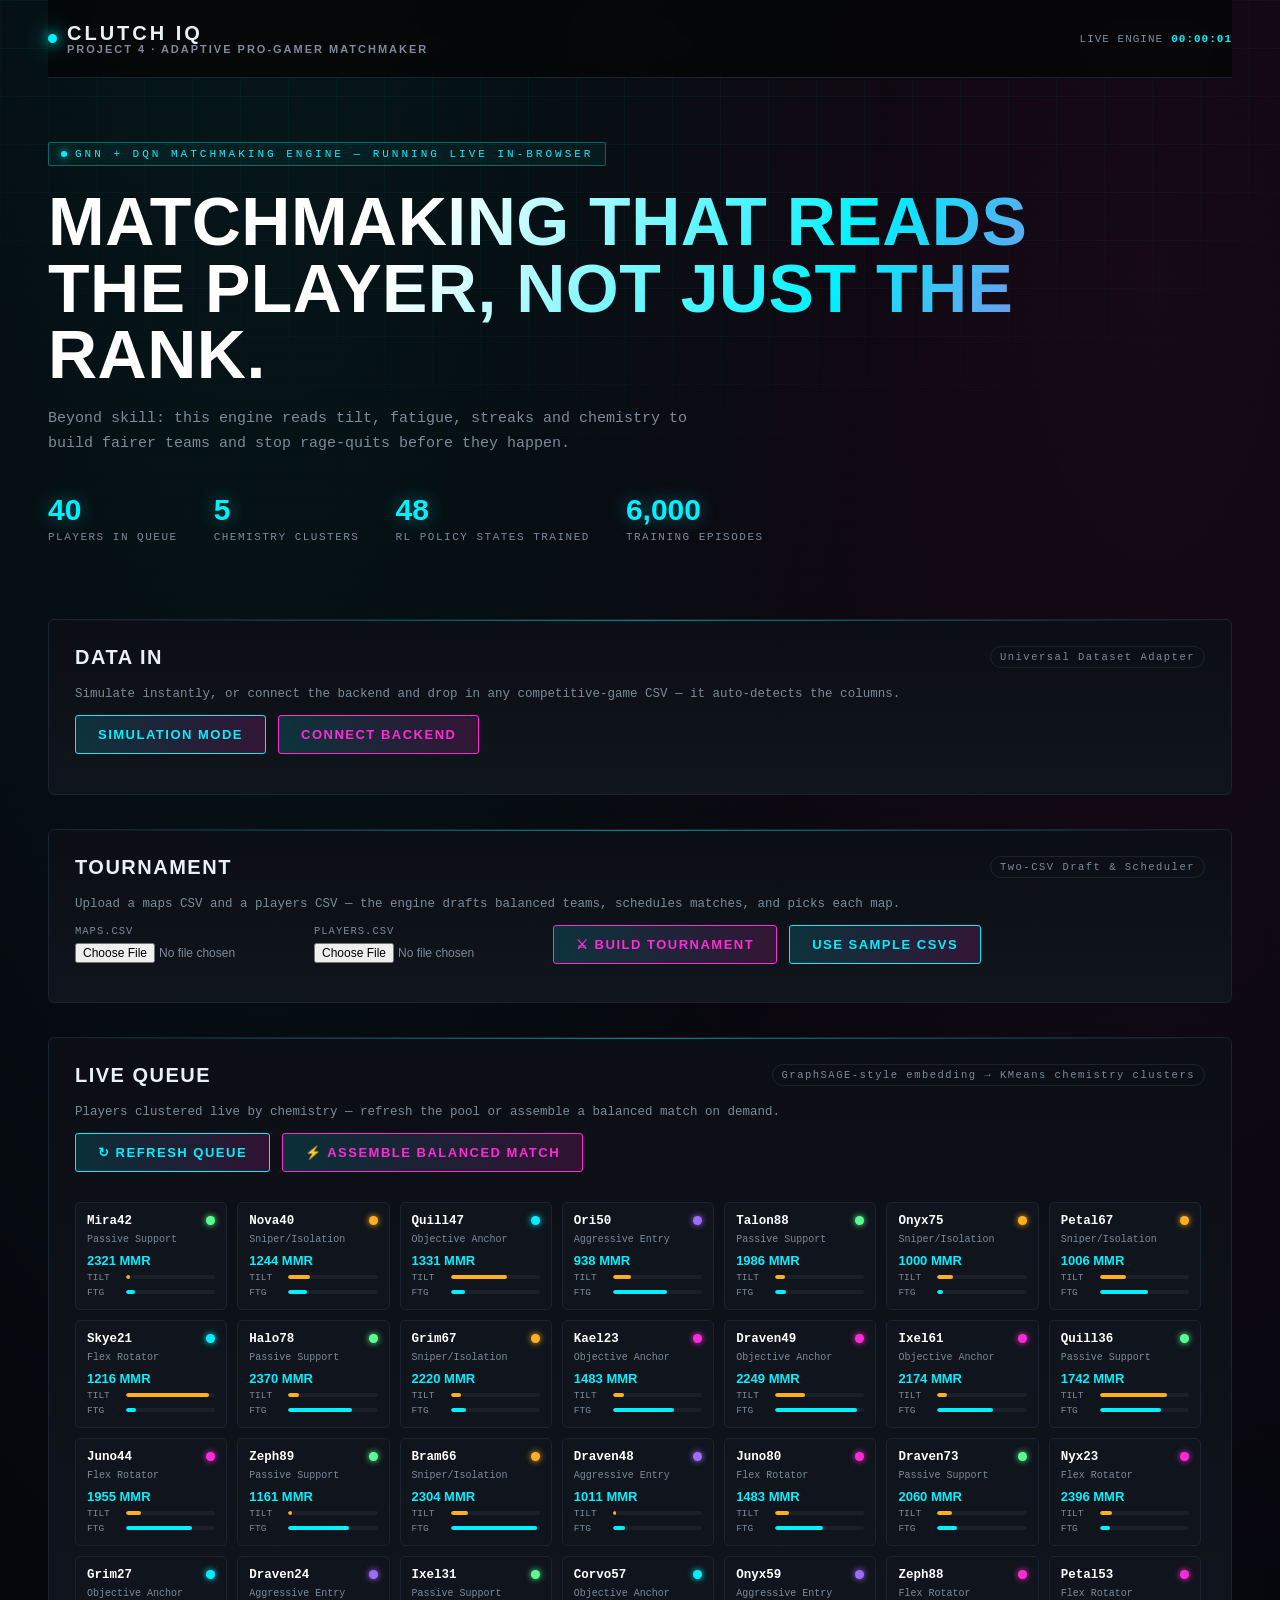
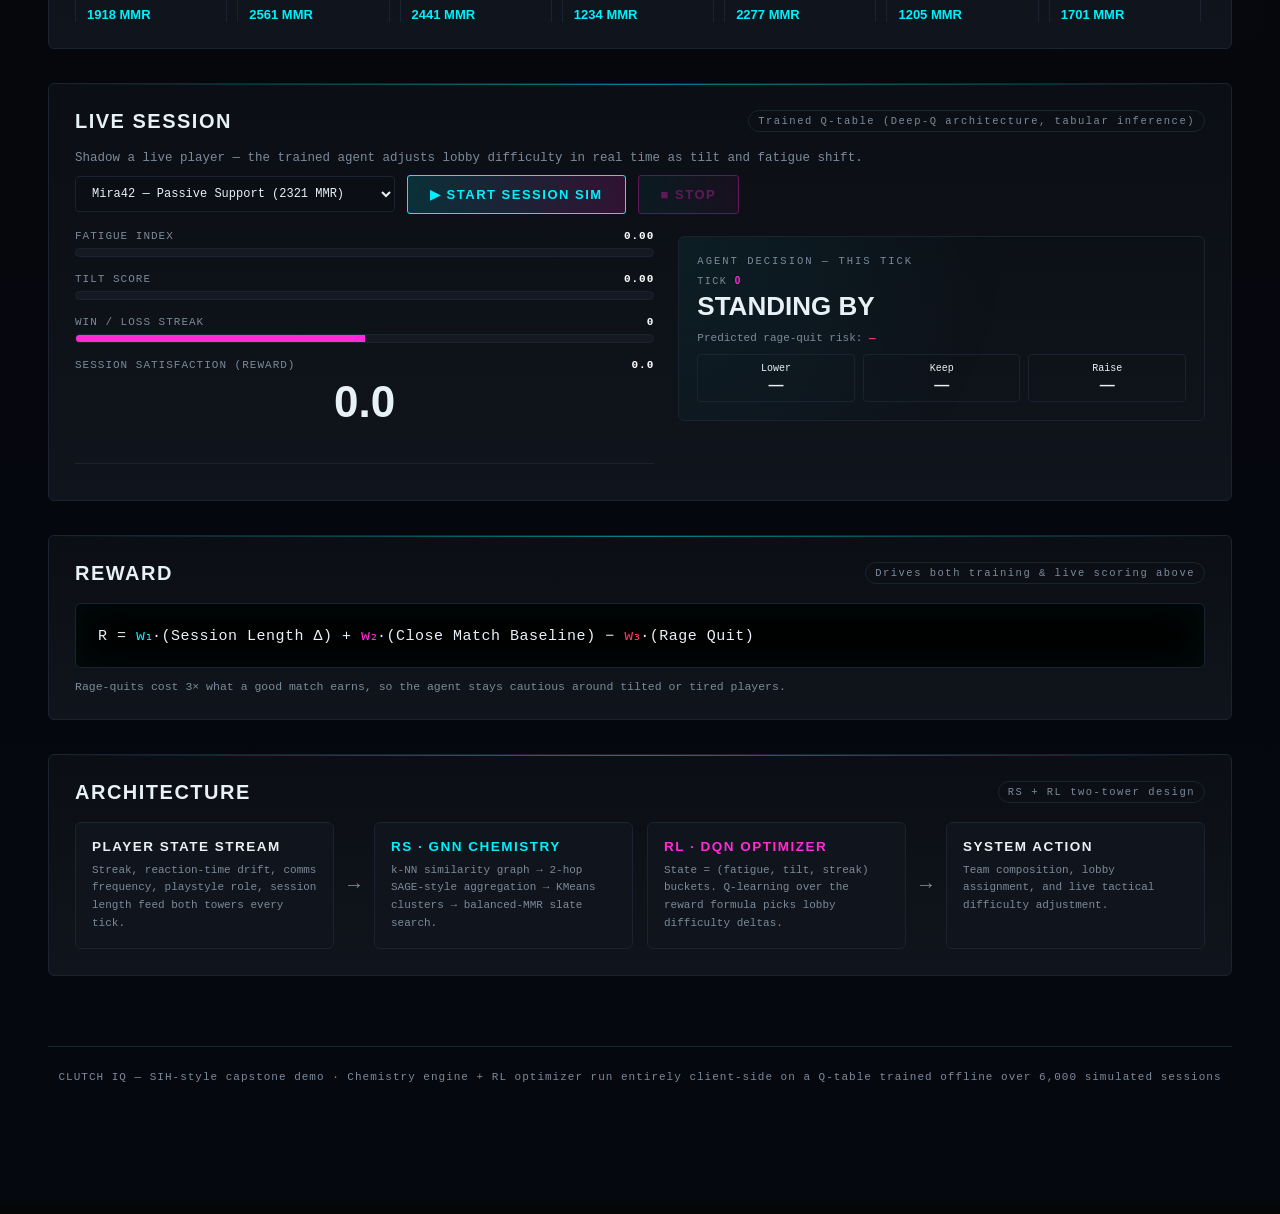
<file: legacy/clutchiq_v3.html>
<!DOCTYPE html>
<html lang="en">
<head>
<meta charset="UTF-8">
<meta name="viewport" content="width=device-width, initial-scale=1.0">
<title>CLUTCH IQ — Adaptive Pro-Gamer Matchmaker</title>
<style>
:root{
  --bg:#050608;
  --bg-panel:#0b0e14;
  --bg-panel-2:#10141c;
  --line:#1c2330;
  --cyan:#00f0ff;
  --cyan-dim:#0aa8b8;
  --magenta:#ff2bd6;
  --amber:#ffb020;
  --red:#ff3860;
  --text:#e8f1f5;
  --text-dim:#7c8a9a;
  --mono:'JetBrains Mono','Consolas',monospace;
  --disp:'Rajdhani','Arial Narrow',sans-serif;
}
@font-face{
  font-family:'Rajdhani';
  src:local('Arial Narrow');
}
*{box-sizing:border-box; margin:0; padding:0;}
html,body{
  background:var(--bg);
  color:var(--text);
  font-family:var(--mono);
  overflow-x:hidden;
}
body{
  background-image:
    radial-gradient(ellipse at 20% -10%, rgba(0,240,255,0.08), transparent 45%),
    radial-gradient(ellipse at 90% 10%, rgba(255,43,214,0.07), transparent 40%),
    linear-gradient(180deg, #050608 0%, #060810 100%);
  min-height:100vh;
}
::selection{ background:var(--cyan); color:#000; }
::-webkit-scrollbar{ width:10px; }
::-webkit-scrollbar-track{ background:var(--bg); }
::-webkit-scrollbar-thumb{ background:var(--line); border-radius:6px; }

/* ---------- grid overlay ---------- */
.scanlines{
  position:fixed; inset:0; pointer-events:none; z-index:1;
  background-image:linear-gradient(rgba(255,255,255,0.015) 1px, transparent 1px);
  background-size:100% 3px;
  opacity:0.4;
}
.gridbg{
  position:fixed; inset:0; pointer-events:none; z-index:0;
  background-image:
    linear-gradient(rgba(0,240,255,0.035) 1px, transparent 1px),
    linear-gradient(90deg, rgba(0,240,255,0.035) 1px, transparent 1px);
  background-size:48px 48px;
  mask-image:radial-gradient(ellipse 80% 60% at 50% 0%, black 40%, transparent 100%);
}

/* ---------- layout ---------- */
.wrap{ position:relative; z-index:2; max-width:1240px; margin:0 auto; padding:0 28px 120px; }
nav{
  display:flex; align-items:center; justify-content:space-between;
  padding:22px 0; border-bottom:1px solid var(--line);
  position:sticky; top:0; background:rgba(5,6,8,0.85); backdrop-filter:blur(10px); z-index:50;
}
.logo{ display:flex; align-items:center; gap:10px; font-family:var(--disp); font-weight:700; }
.logo .dot{ width:9px; height:9px; border-radius:50%; background:var(--cyan); box-shadow:0 0 12px var(--cyan), 0 0 24px var(--cyan); animation:pulse 2s infinite; }
.logo span{ font-size:20px; letter-spacing:3px; }
.logo small{ color:var(--text-dim); font-size:11px; letter-spacing:2px; display:block; margin-top:-2px; }
@keyframes pulse{ 0%,100%{ opacity:1; } 50%{ opacity:0.35; } }
nav .status{ font-size:11px; color:var(--text-dim); letter-spacing:1px; display:flex; align-items:center; gap:8px;}
nav .status b{ color:var(--cyan); font-weight:600; }

/* ---------- hero ---------- */
.hero{ padding:64px 0 40px; }
.eyebrow{
  display:inline-flex; align-items:center; gap:8px; font-size:11px; letter-spacing:3px;
  color:var(--cyan); border:1px solid rgba(0,240,255,0.35); padding:5px 12px; border-radius:2px;
  background:rgba(0,240,255,0.05); margin-bottom:22px;
}
.eyebrow::before{ content:''; width:6px; height:6px; background:var(--cyan); border-radius:50%; box-shadow:0 0 8px var(--cyan); }
h1.title{
  font-family:var(--disp); font-weight:700; font-size:clamp(38px,6vw,68px);
  line-height:0.98; letter-spacing:0.5px; text-transform:uppercase;
  background:linear-gradient(120deg,#fff 30%, var(--cyan) 65%, var(--magenta) 100%);
  -webkit-background-clip:text; background-clip:text; color:transparent;
  margin-bottom:18px;
}
.hero p.sub{ max-width:640px; color:var(--text-dim); font-size:15px; line-height:1.7; margin-bottom:30px; }
.hero-stats{ display:flex; gap:36px; flex-wrap:wrap; margin-top:36px; }
.hero-stats .stat b{ font-family:var(--disp); font-size:30px; color:var(--cyan); display:block; text-shadow:0 0 18px rgba(0,240,255,0.4); }
.hero-stats .stat span{ font-size:11px; color:var(--text-dim); letter-spacing:1.5px; }

/* ---------- panels ---------- */
.panel{
  background:linear-gradient(180deg, var(--bg-panel) 0%, var(--bg-panel-2) 100%);
  border:1px solid var(--line); border-radius:6px; padding:26px;
  position:relative; overflow:hidden;
}
.panel::before{
  content:''; position:absolute; top:0; left:0; right:0; height:1px;
  background:linear-gradient(90deg, transparent, var(--cyan), transparent);
  opacity:0.5;
}
.panel-head{ display:flex; align-items:center; justify-content:space-between; margin-bottom:18px; flex-wrap:wrap; gap:10px; }
.panel-head h2{ font-family:var(--disp); font-size:20px; letter-spacing:1.5px; text-transform:uppercase; font-weight:700; }
.panel-head .tag{ font-size:10.5px; color:var(--text-dim); letter-spacing:1.5px; border:1px solid var(--line); padding:4px 9px; border-radius:20px; }
.section{ margin-top:34px; }
.section-label{ font-size:11px; letter-spacing:3px; color:var(--magenta); margin-bottom:10px; text-transform:uppercase; }

/* ---------- buttons ---------- */
button.btn{
  font-family:var(--disp); font-weight:700; letter-spacing:1.5px; text-transform:uppercase; font-size:13px;
  background:linear-gradient(90deg, rgba(0,240,255,0.15), rgba(255,43,214,0.15));
  border:1px solid var(--cyan); color:var(--cyan); padding:11px 22px; border-radius:3px;
  cursor:pointer; transition:all .18s ease; position:relative;
}
button.btn:hover{ background:var(--cyan); color:#000; box-shadow:0 0 22px rgba(0,240,255,0.55); transform:translateY(-1px); }
button.btn:active{ transform:translateY(0); }
button.btn.magenta{ border-color:var(--magenta); color:var(--magenta); }
button.btn.magenta:hover{ background:var(--magenta); color:#000; box-shadow:0 0 22px rgba(255,43,214,0.55); }
button.btn:disabled{ opacity:0.35; cursor:not-allowed; }
button.btn:disabled:hover{ background:linear-gradient(90deg, rgba(0,240,255,0.15), rgba(255,43,214,0.15)); color:var(--cyan); box-shadow:none; transform:none; }

/* ---------- queue grid ---------- */
.queue-grid{ display:grid; grid-template-columns:repeat(auto-fill, minmax(150px,1fr)); gap:10px; margin-top:16px; max-height:420px; overflow-y:auto; padding-right:4px;}
.pcard{
  background:var(--bg-panel-2); border:1px solid var(--line); border-radius:5px; padding:11px;
  font-size:11px; transition:all .15s;
}
.pcard:hover{ border-color:var(--cyan); box-shadow:0 0 14px rgba(0,240,255,0.15); }
.pcard .top{ display:flex; justify-content:space-between; align-items:center; margin-bottom:6px; }
.pcard .name{ font-weight:700; font-size:12.5px; color:#fff; }
.pcard .clu{ width:9px; height:9px; border-radius:50%; flex-shrink:0; }
.pcard .arch{ color:var(--text-dim); font-size:10px; margin-bottom:8px; }
.bar-row{ display:flex; align-items:center; gap:5px; margin-top:4px; }
.bar-row .lbl{ width:34px; color:var(--text-dim); font-size:9.5px; }
.bar-track{ flex:1; height:4px; background:#1a2029; border-radius:2px; overflow:hidden; }
.bar-fill{ height:100%; border-radius:2px; }
.mmr-tag{ font-family:var(--disp); font-weight:700; color:var(--cyan); font-size:13px; }

/* ---------- matchmake result ---------- */
.vs-wrap{ display:grid; grid-template-columns:1fr auto 1fr; gap:18px; align-items:start; margin-top:20px; }
.team-col{ background:var(--bg-panel-2); border:1px solid var(--line); border-radius:6px; padding:16px; }
.team-col.a{ border-image: linear-gradient(180deg, var(--cyan), transparent) 1; border-left:2px solid var(--cyan); }
.team-col.b{ border-left:2px solid var(--magenta); }
.team-col h3{ font-family:var(--disp); letter-spacing:1.5px; font-size:15px; margin-bottom:12px; }
.team-col.a h3{ color:var(--cyan); }
.team-col.b h3{ color:var(--magenta); }
.mini-player{ display:flex; justify-content:space-between; font-size:11.5px; padding:7px 0; border-bottom:1px dashed var(--line); }
.mini-player .n{ color:#fff; font-weight:600; }
.mini-player .a{ color:var(--text-dim); font-size:10px; }
.vs-mid{ display:flex; flex-direction:column; align-items:center; justify-content:center; padding-top:60px; }
.vs-mid .vs{ font-family:var(--disp); font-size:26px; font-weight:700; color:var(--text-dim); letter-spacing:2px; }
.metric-strip{ display:flex; gap:14px; margin-top:18px; flex-wrap:wrap; }
.metric{ background:var(--bg-panel-2); border:1px solid var(--line); border-radius:5px; padding:12px 16px; flex:1; min-width:140px; }
.metric .v{ font-family:var(--disp); font-size:24px; font-weight:700; }
.metric .k{ font-size:10px; color:var(--text-dim); letter-spacing:1px; margin-top:2px; }
.metric.good .v{ color:var(--cyan); }
.metric.warn .v{ color:var(--amber); }

/* ---------- RL session simulator ---------- */
.sim-grid{ display:grid; grid-template-columns:1.1fr 1fr; gap:24px; margin-top:16px; }
@media (max-width:840px){ .sim-grid{ grid-template-columns:1fr; } .vs-wrap{ grid-template-columns:1fr; } .vs-mid{ padding-top:10px; flex-direction:row; gap:10px; } }
.gauge-row{ display:flex; flex-direction:column; gap:16px; }
.gauge{}
.gauge .lbl{ display:flex; justify-content:space-between; font-size:11px; color:var(--text-dim); letter-spacing:1px; margin-bottom:6px; }
.gauge .lbl b{ color:#fff; font-family:var(--mono); }
.gauge-track{ height:9px; background:#141922; border-radius:5px; overflow:hidden; border:1px solid var(--line); }
.gauge-fill{ height:100%; transition:width .4s ease, background .4s ease; }
.decision-box{
  border:1px solid var(--line); border-radius:6px; padding:18px; margin-top:6px;
  background:radial-gradient(circle at 0% 0%, rgba(0,240,255,0.06), transparent 60%);
}
.decision-box .dlabel{ font-size:10.5px; letter-spacing:2px; color:var(--text-dim); margin-bottom:8px; }
.decision-box .daction{ font-family:var(--disp); font-size:26px; font-weight:700; margin-bottom:10px; }
.qvals{ display:flex; gap:8px; margin-top:10px; }
.qchip{ flex:1; text-align:center; padding:8px 4px; border:1px solid var(--line); border-radius:4px; font-size:10px; }
.qchip b{ display:block; font-family:var(--disp); font-size:15px; margin-top:2px; }
.log{ font-size:11px; color:var(--text-dim); margin-top:14px; max-height:150px; overflow-y:auto; display:flex; flex-direction:column-reverse; gap:4px; border-top:1px solid var(--line); padding-top:10px; }
.log div span.tick{ color:var(--cyan); }
.log div span.tick-num{ color:var(--magenta); font-weight:700; }
.reward-ticker{ font-family:var(--disp); font-size:44px; font-weight:700; text-align:center; margin:6px 0; transition:color .3s; }

/* ---------- formula ---------- */
.formula-box{
  font-family:var(--mono); background:#000; border:1px solid var(--line); border-radius:6px;
  padding:22px; font-size:15px; letter-spacing:0.5px; overflow-x:auto; white-space:nowrap;
  box-shadow:inset 0 0 40px rgba(0,240,255,0.06);
}
.formula-box .w1{ color:var(--cyan); } .formula-box .w2{ color:var(--magenta); } .formula-box .w3{ color:var(--red); }

/* ---------- architecture ---------- */
.arch-flow{ display:flex; align-items:stretch; gap:14px; margin-top:18px; flex-wrap:wrap; }
.arch-node{ flex:1; min-width:200px; background:var(--bg-panel-2); border:1px solid var(--line); border-radius:6px; padding:16px; }
.arch-node h4{ font-family:var(--disp); font-size:13.5px; letter-spacing:1.5px; margin-bottom:8px; }
.arch-node.rs h4{ color:var(--cyan); }
.arch-node.rl h4{ color:var(--magenta); }
.arch-node p{ font-size:11px; color:var(--text-dim); line-height:1.6; }
.arrow{ align-self:center; color:var(--text-dim); font-size:20px; }

footer{ text-align:center; color:var(--text-dim); font-size:11px; margin-top:70px; padding-top:24px; border-top:1px solid var(--line); letter-spacing:1px; }

/* ---------- loading animations ---------- */
.nq-loader{ display:flex; flex-direction:column; align-items:center; justify-content:center; gap:14px; padding:22px 10px; }
.nq-loader-ring-wrap{ position:relative; width:52px; height:52px; }
.nq-loader-ring{
  position:absolute; inset:0; border-radius:50%;
  border:3px solid rgba(0,240,255,0.12);
  border-top-color:var(--cyan); border-right-color:var(--magenta);
  animation:nq-spin .85s linear infinite, nq-glow 1.7s ease-in-out infinite;
}
.nq-loader-ring::after{
  content:''; position:absolute; inset:-6px; border-radius:50%;
  border:1px solid rgba(255,43,214,0.15);
  animation:nq-spin 2.4s linear infinite reverse;
}
.nq-loader-core{ position:absolute; inset:14px; border-radius:50%; background:var(--cyan); box-shadow:0 0 12px var(--cyan), 0 0 24px var(--cyan); animation:pulse 1.1s infinite; }
@keyframes nq-spin{ to{ transform:rotate(360deg); } }
@keyframes nq-glow{ 0%,100%{ box-shadow:0 0 6px rgba(0,240,255,.25); } 50%{ box-shadow:0 0 20px rgba(255,43,214,.5); } }
.nq-loader-text{ font-family:var(--disp); letter-spacing:2.5px; font-size:12px; color:var(--text-dim); text-transform:uppercase; display:flex; gap:2px; }
.nq-dots span{ display:inline-block; animation:nq-blink 1.2s infinite; opacity:0; }
.nq-dots span:nth-child(1){ animation-delay:0s; }
.nq-dots span:nth-child(2){ animation-delay:.2s; }
.nq-dots span:nth-child(3){ animation-delay:.4s; }
@keyframes nq-blink{ 0%,100%{ opacity:0; } 50%{ opacity:1; } }
.nq-loader-track{ width:min(260px,80%); height:5px; border-radius:3px; background:#141922; border:1px solid var(--line); overflow:hidden; position:relative; }
.nq-loader-fill{ position:absolute; top:0; left:0; height:100%; width:35%; border-radius:3px; background:linear-gradient(90deg, transparent, var(--cyan), var(--magenta), transparent); animation:nq-sweep 1.15s ease-in-out infinite; }
@keyframes nq-sweep{ 0%{ left:-40%; } 100%{ left:100%; } }
.nq-loader-scan{ font-family:var(--mono); font-size:10.5px; color:var(--cyan-dim); letter-spacing:1px; min-height:14px; }
</style>
</head>
<body>
<div class="scanlines"></div>
<div class="gridbg"></div>

<div class="wrap">
  <nav>
    <div class="logo">
      <div class="dot"></div>
      <div>
        <span>CLUTCH IQ</span>
        <small>PROJECT 4 · ADAPTIVE PRO-GAMER MATCHMAKER</small>
      </div>
    </div>
    <div class="status">LIVE ENGINE <b id="engineTime">00:00:00</b></div>
  </nav>

  <div class="hero">
    <div class="eyebrow">GNN + DQN MATCHMAKING ENGINE — RUNNING LIVE IN-BROWSER</div>
    <h1 class="title">Matchmaking that reads<br>the player, not just the rank.</h1>
    <p class="sub">Beyond skill: this engine reads tilt, fatigue, streaks and chemistry to build fairer teams and stop rage-quits before they happen.</p>
    <div class="hero-stats">
      <div class="stat"><b id="statPlayers">0</b><span>PLAYERS IN QUEUE</span></div>
      <div class="stat"><b id="statClusters">0</b><span>CHEMISTRY CLUSTERS</span></div>
      <div class="stat"><b id="statStates">48</b><span>RL POLICY STATES TRAINED</span></div>
      <div class="stat"><b id="statEpisodes">6,000</b><span>TRAINING EPISODES</span></div>
    </div>
  </div>

  <!-- DATA SOURCE -->
  <div class="panel section">
    <div class="panel-head">
      <h2>Data In</h2>
      <div class="tag">Universal Dataset Adapter</div>
    </div>
    <p style="color:var(--text-dim); font-size:12.5px; margin-bottom:14px;">Simulate instantly, or connect the backend and drop in any competitive-game CSV — it auto-detects the columns.</p>
    <div style="display:flex; gap:12px; flex-wrap:wrap; align-items:center; margin-bottom:14px;">
      <button class="btn" id="btnModeSim">Simulation Mode</button>
      <button class="btn magenta" id="btnModeBackend">Connect Backend</button>
      <input id="backendUrl" placeholder="/api or http://localhost:8000/api" value="/api" style="background:#0b0e14; color:var(--text); border:1px solid var(--line); padding:9px 12px; border-radius:4px; font-family:var(--mono); font-size:12px; width:220px; display:none;">
      <span id="backendStatus" style="font-size:11px; color:var(--text-dim);"></span>
    </div>
    <div id="uploadPanel" style="display:none;">
      <input type="file" id="csvFile" accept=".csv" style="font-size:12px; color:var(--text-dim);">
      <button class="btn" id="btnUpload" style="margin-left:10px;">↑ Upload &amp; Auto-Detect Schema</button>
      <div id="schemaReport" style="margin-top:16px;"></div>
    </div>
  </div>

  <!-- TOURNAMENT BUILDER (v3) -->
  <div class="panel section">
    <div class="panel-head">
      <h2>Tournament</h2>
      <div class="tag">Two-CSV Draft &amp; Scheduler</div>
    </div>
    <p style="color:var(--text-dim); font-size:12.5px; margin-bottom:14px;">Upload a maps CSV and a players CSV — the engine drafts balanced teams, schedules matches, and picks each map.</p>
    <div style="display:flex; gap:12px; flex-wrap:wrap; align-items:center;">
      <div>
        <div style="font-size:10.5px; color:var(--text-dim); letter-spacing:1px; margin-bottom:6px;">MAPS.CSV</div>
        <input type="file" id="mapsFile" accept=".csv" style="font-size:12px; color:var(--text-dim);">
      </div>
      <div>
        <div style="font-size:10.5px; color:var(--text-dim); letter-spacing:1px; margin-bottom:6px;">PLAYERS.CSV</div>
        <input type="file" id="playersFile" accept=".csv" style="font-size:12px; color:var(--text-dim);">
      </div>
      <button class="btn magenta" id="btnBuildTournament" style="align-self:flex-end;">⚔ Build Tournament</button>
      <button class="btn" id="btnLoadSampleCsvs" style="align-self:flex-end;">Use Sample CSVs</button>
    </div>
    <div id="tournamentStatus" style="font-size:11.5px; color:var(--text-dim); margin-top:12px;"></div>

    <div id="tournamentResults" style="display:none; margin-top:22px;">
      <div class="metric-strip" id="tournamentMetrics"></div>

      <h3 style="font-family:var(--disp); letter-spacing:1.5px; font-size:15px; margin:22px 0 12px; color:var(--cyan);">DRAFTED TEAMS</h3>
      <div class="queue-grid" id="tournamentTeams" style="grid-template-columns:repeat(auto-fill, minmax(210px,1fr));"></div>

      <h3 style="font-family:var(--disp); letter-spacing:1.5px; font-size:15px; margin:26px 0 12px; color:var(--magenta);">SCHEDULED MATCHES</h3>
      <div id="tournamentMatches" style="display:flex; flex-direction:column; gap:12px;"></div>
    </div>
  </div>

  <!-- LIVE QUEUE -->
  <div class="panel section">
    <div class="panel-head">
      <h2>Live Queue</h2>
      <div class="tag" id="queueTag">GraphSAGE-style embedding → KMeans chemistry clusters</div>
    </div>
    <p style="color:var(--text-dim); font-size:12.5px; margin-bottom:14px;">Players clustered live by chemistry — refresh the pool or assemble a balanced match on demand.</p>
    <div style="display:flex; gap:12px; flex-wrap:wrap;">
      <button class="btn" id="btnRefreshQueue">↻ Refresh Queue</button>
      <button class="btn magenta" id="btnMatchmake">⚡ Assemble Balanced Match</button>
    </div>
    <div id="clusterLegend" style="display:flex; gap:14px; flex-wrap:wrap; margin-top:14px;"></div>
    <div class="queue-grid" id="queueGrid"></div>
  </div>

  <!-- CRAZY FEATURES: FORECAST + REPORT -->
  <div class="panel section" id="crazyPanel" style="display:none;">
    <div class="panel-head">
      <h2>Burnout &amp; Coach</h2>
      <div class="tag">Real dataset only</div>
    </div>
    <p style="color:var(--text-dim); font-size:12.5px; margin-bottom:14px;">Pick a player to see where their tilt is trending and get an auto-generated coaching note.</p>
    <div style="display:flex; gap:12px; align-items:center; flex-wrap:wrap; margin-bottom:12px;">
      <select id="realPlayerSelect" style="background:#0b0e14; color:var(--text); border:1px solid var(--line); padding:9px 12px; border-radius:4px; font-family:var(--mono); font-size:12px;"></select>
      <button class="btn" id="btnForecast">📈 Run Forecast + Report</button>
    </div>
    <div class="sim-grid">
      <div class="panel" style="padding:16px;">
        <div class="section-label">BURNOUT FORECAST</div>
        <div id="forecastBox" style="font-size:12px; color:var(--text-dim);">Run a forecast to see projected tilt trend.</div>
      </div>
      <div class="panel" style="padding:16px;">
        <div class="section-label">AUTO COACH REPORT</div>
        <div id="reportBox" style="font-size:12px; color:var(--text-dim); line-height:1.7;">Run a forecast to generate a report.</div>
      </div>
    </div>
  </div>

  <!-- MATCH RESULT -->
  <div class="panel section" id="matchPanel" style="display:none;">
    <div class="panel-head">
      <h2>Match Result</h2>
      <div class="tag" id="matchTag">10-PLAYER LOBBY</div>
    </div>
    <div class="vs-wrap">
      <div class="team-col a"><h3>TEAM ALPHA</h3><div id="teamA"></div></div>
      <div class="vs-mid"><div class="vs">VS</div></div>
      <div class="team-col b"><h3>TEAM OMEGA</h3><div id="teamB"></div></div>
    </div>
    <div class="metric-strip" id="matchMetrics"></div>
  </div>

  <!-- RL SESSION OPTIMIZER -->
  <div class="panel section">
    <div class="panel-head">
      <h2>Live Session</h2>
      <div class="tag">Trained Q-table (Deep-Q architecture, tabular inference)</div>
    </div>
    <p style="color:var(--text-dim); font-size:12.5px; margin-bottom:10px;">Shadow a live player — the trained agent adjusts lobby difficulty in real time as tilt and fatigue shift.</p>
    <div style="display:flex; gap:12px; align-items:center; flex-wrap:wrap; margin-bottom:8px;">
      <select id="playerSelect" style="background:#0b0e14; color:var(--text); border:1px solid var(--line); padding:9px 12px; border-radius:4px; font-family:var(--mono); font-size:12px;"></select>
      <button class="btn" id="btnStartSession">▶ Start Session Sim</button>
      <button class="btn magenta" id="btnStopSession" disabled>■ Stop</button>
    </div>

    <div class="sim-grid">
      <div class="gauge-row">
        <div class="gauge">
          <div class="lbl"><span>FATIGUE INDEX</span><b id="fatigueVal">0.00</b></div>
          <div class="gauge-track"><div class="gauge-fill" id="fatigueFill" style="width:0%; background:var(--cyan);"></div></div>
        </div>
        <div class="gauge">
          <div class="lbl"><span>TILT SCORE</span><b id="tiltVal">0.00</b></div>
          <div class="gauge-track"><div class="gauge-fill" id="tiltFill" style="width:0%; background:var(--amber);"></div></div>
        </div>
        <div class="gauge">
          <div class="lbl"><span>WIN / LOSS STREAK</span><b id="streakVal">0</b></div>
          <div class="gauge-track"><div class="gauge-fill" id="streakFill" style="width:50%; background:var(--magenta);"></div></div>
        </div>
        <div class="gauge">
          <div class="lbl"><span>SESSION SATISFACTION (REWARD)</span><b id="rewardValSmall">0.0</b></div>
          <div class="reward-ticker" id="rewardTicker">0.0</div>
        </div>
        <div class="log" id="sessionLog"></div>
      </div>

      <div>
        <div class="decision-box">
          <div class="dlabel">AGENT DECISION — THIS TICK</div>
          <div style="display:flex; align-items:center; justify-content:space-between; margin-bottom:4px;">
            <span style="font-size:10px; color:var(--text-dim); letter-spacing:1.5px;">TICK <b id="tickCount" style="color:var(--magenta); font-family:var(--disp);">0</b></span>
          </div>
          <div class="daction" id="agentAction">STANDING BY</div>
          <div style="font-size:11px; color:var(--text-dim);">Predicted rage-quit risk: <b id="rageRisk" style="color:var(--red);">—</b></div>
          <div class="qvals" id="qvals">
            <div class="qchip">Lower<b id="qLow">—</b></div>
            <div class="qchip">Keep<b id="qKeep">—</b></div>
            <div class="qchip">Raise<b id="qRaise">—</b></div>
          </div>
        </div>
      </div>
    </div>
  </div>

  <!-- REWARD FORMULA -->
  <div class="panel section">
    <div class="panel-head"><h2>Reward</h2><div class="tag">Drives both training & live scoring above</div></div>
    <div class="formula-box">
      R&nbsp;=&nbsp;<span class="w1">w₁</span>·(Session&nbsp;Length&nbsp;Δ)&nbsp;+&nbsp;<span class="w2">w₂</span>·(Close&nbsp;Match&nbsp;Baseline)&nbsp;−&nbsp;<span class="w3">w₃</span>·(Rage&nbsp;Quit)
    </div>
    <p style="color:var(--text-dim); font-size:11.5px; margin-top:12px;">Rage-quits cost 3× what a good match earns, so the agent stays cautious around tilted or tired players.</p>
  </div>

  <!-- ARCHITECTURE -->
  <div class="panel section">
    <div class="panel-head"><h2>Architecture</h2><div class="tag">RS + RL two-tower design</div></div>
    <div class="arch-flow">
      <div class="arch-node"><h4>PLAYER STATE STREAM</h4><p>Streak, reaction-time drift, comms frequency, playstyle role, session length feed both towers every tick.</p></div>
      <div class="arrow">→</div>
      <div class="arch-node rs"><h4>RS · GNN CHEMISTRY</h4><p>k-NN similarity graph → 2-hop SAGE-style aggregation → KMeans clusters → balanced-MMR slate search.</p></div>
      <div class="arch-node rl"><h4>RL · DQN OPTIMIZER</h4><p>State = (fatigue, tilt, streak) buckets. Q-learning over the reward formula picks lobby difficulty deltas.</p></div>
      <div class="arrow">→</div>
      <div class="arch-node"><h4>SYSTEM ACTION</h4><p>Team composition, lobby assignment, and live tactical difficulty adjustment.</p></div>
    </div>
  </div>

  <footer>CLUTCH IQ — SIH-style capstone demo · Chemistry engine + RL optimizer run entirely client-side on a Q-table trained offline over 6,000 simulated sessions</footer>
</div>

<script>
const Q_TABLE = {"3-0-2": [73.29839177568107, 73.2919061792664, 69.18971096989242], "2-0-2": [87.26038100257026, 81.90680608213846, 83.41293848589464], "2-0-1": [79.1220858453079, 84.35345873530396, 81.16171040855441], "0-0-2": [87.90056424911006, 88.5094430895983, 83.68656270112653], "1-0-2": [87.89001371726606, 92.2107170919261, 87.32542925536482], "3-2-0": [-8.817301297182258, -7.725641558116214, -9.502007202740291], "1-0-0": [86.03815894933379, 85.78703263926738, 87.0647865205948], "1-0-1": [86.32284301492375, 86.84623152353765, 85.67230949732799], "2-0-0": [83.61350121795911, 80.7414289053158, 82.22927948423559], "3-0-0": [83.48944398029106, 76.81051912493614, 69.4841128424195], "1-3-0": [25.405541640279896, 7.22817448029395, 1.59474703249841], "2-3-0": [-2.632233801793443, -21.15361509747258, -18.870067054285112], "0-2-1": [53.89605981063517, 37.092258369531095, 32.34743980380164], "1-1-1": [78.1353023436057, 59.64056779190502, 47.36779456210084], "1-2-1": [39.98250964267202, 28.052218277751976, 20.00078771310964], "3-1-0": [51.04478162181001, 39.26910307668232, 32.67072451635915], "1-1-2": [60.43895938953897, 71.48056575198774, 52.97701188354761], "3-1-2": [68.29639046240764, 35.67144502609985, 26.53246674839465], "2-1-2": [69.67174204911629, 46.688001649312284, 46.73087834063906], "3-3-0": [-9.260965418666721, -19.3102813686602, -20.83701767170239], "0-0-0": [84.92404184197574, 93.67206746880112, 84.15362709530157], "0-0-1": [81.64081143125254, 91.47032578959569, 84.14923023176769], "3-0-1": [78.96307037189777, 72.92002675260241, 69.14973983357088], "2-1-1": [50.14250958356719, 63.118896277041145, 40.570893891182365], "3-2-1": [-0.9235437471872641, -2.0793557583620856, -2.2566479976544134], "1-2-2": [38.53632068655496, 18.510482268326882, 11.864748783346153], "3-1-1": [13.711151992493928, 53.07985451344807, 28.04112738938733], "2-2-0": [9.34426321782957, 5.879326959631174, 5.195926285518459], "2-2-2": [13.199464624395025, 27.392423372323357, 7.738691051766687], "2-3-2": [-12.489675307205513, -6.048097104208947, -13.657105482495174], "0-2-0": [56.6721124285481, 34.4748849194963, 35.04711389275009], "0-1-0": [74.42509444754701, 75.16393168043066, 61.21020182448028], "1-1-0": [74.32295816315323, 57.42596376907968, 66.75238691997254], "0-1-2": [78.50255616059151, 64.36316383426103, 64.55957534755623], "3-2-2": [8.241372704751104, -3.264401981762583, -3.2823183502462356], "0-3-1": [2.96584372613046, 33.99646457017603, -1.1630319433482303], "0-3-2": [27.3531709510646, 4.797128984219736, 6.948623143218754], "1-3-1": [17.230536373162025, -1.6914418856122433, -1.9134397986350156], "3-3-2": [-30.227916525461175, -17.10332504346364, -28.9482711387779], "2-3-1": [-3.4635605409336687, -9.22952741501557, -12.935318327036272], "1-2-0": [34.86595363544531, 44.558217517725474, 16.370088170386538], "0-3-0": [8.67542574155931, 22.303951780655336, 16.01065895834523], "0-1-1": [66.54915325189305, 74.54656733531213, 59.941769577495755], "1-3-2": [-5.581219673526363, 5.563252579208802, -2.6847586132885173], "2-2-1": [13.93673522534218, 21.220606804063927, 11.41561311874996], "0-2-2": [64.01858966212271, 32.354415139246555, 39.689362054015454], "3-3-1": [-16.18264637270852, -12.240718374284492, -15.255110285979345], "2-1-0": [62.0886190441819, 48.87450140000918, 45.213560980677435]};

</script>
<script>
/* =====================================================================
   CLUTCH IQ — client-side mirror of the Python backend
   (models.py + gnn_chemistry.py + rl_optimizer.py + app.py)
   This runs the SAME algorithms in-browser so the demo works with zero
   server deployment. The trained Q_TABLE (q_table_data.js) is the exact
   table produced by rl_optimizer.py's train() over 6,000 episodes.
   ===================================================================== */

// ---------- constants ----------
const ARCHETYPES = {
  "Aggressive Entry": [0.90, 0.30, 0.40, 0.15, 0.55],
  "Passive Support":  [0.15, 0.55, 0.85, 0.90, 0.45],
  "Objective Anchor": [0.35, 0.70, 0.55, 0.40, 0.95],
  "Flex Rotator":     [0.55, 0.60, 0.60, 0.50, 0.60],
  "Sniper/Isolation": [0.70, 0.85, 0.20, 0.10, 0.35],
};
const NAME_POOL = ["Vexen","Ryza","Kael","Nova","Zeph","Ashra","Tinker","Ori","Quill","Draven","Mira","Sable","Fenix","Lyric","Bram","Ixel","Corvo","Wynn","Talon","Juno","Rook","Nyx","Ember","Skye","Halo","Grim","Petal","Vantage","Onyx","Riven"];
const CLUSTER_COLORS = ["#00f0ff","#ff2bd6","#ffb020","#5cff8f","#a06bff"];
const ACTION_LABELS = ["Lower Difficulty","Keep Steady","Raise Difficulty"];
const W1 = 1.0, W2 = 1.2, W3 = 3.0;

function rand(min, max){ return Math.random() * (max - min) + min; }
function randint(min, max){ return Math.floor(rand(min, max + 1)); }
function choice(arr){ return arr[Math.floor(Math.random() * arr.length)]; }
function clamp(v, lo=0, hi=1){ return Math.max(lo, Math.min(hi, v)); }

// ---------- player generation (mirrors models.py) ----------
function randomPlayer(){
  const archKeys = Object.keys(ARCHETYPES);
  const archetype = choice(archKeys);
  const base = ARCHETYPES[archetype];
  const vec = base.map(v => clamp(v + rand(-0.12, 0.12)));

  const winStreak = choice([randint(-6,-1), randint(1,6), 0]);
  const sessionMinutes = rand(0, 240);
  const fatigue = clamp((sessionMinutes/240) + rand(-0.1,0.1));
  const tilt = clamp((Math.max(0,-winStreak)/6) * 0.8 + rand(0,0.2));
  const reactionDrift = fatigue * rand(20,90);
  const comms = clamp(rand(0.1,0.9) - tilt*0.3);

  return {
    id: Math.random().toString(36).slice(2,10),
    name: choice(NAME_POOL) + randint(10,99),
    mmr: randint(900,2600),
    archetype, playstyle_vector: vec,
    win_streak: winStreak, reaction_drift_ms: reactionDrift,
    comms_freq: comms, session_minutes: sessionMinutes,
    tilt_score: tilt, fatigue_index: fatigue,
  };
}
function generatePool(n){ return Array.from({length:n}, randomPlayer); }

// ---------- GNN-lite chemistry engine (mirrors gnn_chemistry.py) ----------
function featureVector(p){
  return [...p.playstyle_vector, p.tilt_score, p.fatigue_index, p.mmr/3000];
}
function dist(a,b){ return Math.sqrt(a.reduce((s,v,i)=>s+(v-b[i])**2,0)); }

function buildKNN(players, k=5){
  const X = players.map(featureVector);
  return X.map((xi,i) => {
    const d = X.map((xj,j)=>[j, i===j?Infinity:dist(xi,xj)]).sort((a,b)=>a[1]-b[1]);
    return d.slice(0,k).map(e=>e[0]);
  });
}
function embedPlayers(players, hops=2){
  const neighbors = buildKNN(players);
  let H = players.map(featureVector);
  for (let h=0; h<hops; h++){
    H = H.map((hi, i) => {
      const nbrs = neighbors[i];
      const mean = hi.map((_,d) => nbrs.reduce((s,n)=>s+H[n][d],0)/nbrs.length);
      return hi.map((v,d) => 0.5*v + 0.5*mean[d]);
    });
  }
  return H;
}
function kmeans(X, k, iters=25){
  let centroids = [];
  const used = new Set();
  while (centroids.length < k){
    const idx = randint(0, X.length-1);
    if (!used.has(idx)){ used.add(idx); centroids.push([...X[idx]]); }
  }
  let labels = new Array(X.length).fill(0);
  for (let it=0; it<iters; it++){
    labels = X.map(x => {
      let best=0, bestD=Infinity;
      centroids.forEach((c,ci)=>{ const d=dist(x,c); if(d<bestD){bestD=d;best=ci;} });
      return best;
    });
    const sums = Array.from({length:k}, () => new Array(X[0].length).fill(0));
    const counts = new Array(k).fill(0);
    X.forEach((x,i)=>{ const l=labels[i]; counts[l]++; sums[l]=sums[l].map((v,d)=>v+x[d]); });
    centroids = sums.map((s,ci)=> counts[ci]>0 ? s.map(v=>v/counts[ci]) : centroids[ci]);
  }
  return labels;
}
function clusterChemistry(players, nClusters=5){
  const emb = embedPlayers(players);
  return kmeans(emb, Math.min(nClusters, players.length));
}
function chemistryScore(team){
  if (team.length < 2) return 1.0;
  const dims = team[0].playstyle_vector.length;
  let roleDiv = 0;
  for (let d=0; d<dims; d++){
    const vals = team.map(p=>p.playstyle_vector[d]);
    const mean = vals.reduce((a,b)=>a+b,0)/vals.length;
    const variance = vals.reduce((a,b)=>a+(b-mean)**2,0)/vals.length;
    roleDiv += Math.sqrt(variance);
  }
  roleDiv /= dims;
  const tiltCount = team.filter(p=>p.tilt_score>0.6).length;
  const tiltPenalty = Math.max(0, tiltCount-1) * 0.15;
  const mmrs = team.map(p=>p.mmr);
  const mmrSpreadPenalty = (Math.max(...mmrs)-Math.min(...mmrs))/3000;
  return clamp(0.5 + roleDiv - tiltPenalty - mmrSpreadPenalty*0.3);
}
function assembleSlate(players, slateSize=10){
  let pool = [...players].sort((a,b)=>b.mmr-a.mmr).slice(0, slateSize);
  let teamA=[], teamB=[];
  pool.forEach((p,i)=>{
    const evenBlock = Math.floor(i/2) % 2 === 0;
    if (evenBlock) (i%2===0?teamA:teamB).push(p);
    else (i%2===0?teamB:teamA).push(p);
  });
  let bestA=[...teamA], bestB=[...teamB];
  let bestScore = chemistryScore(bestA)+chemistryScore(bestB);
  for (let i=0;i<teamA.length;i++){
    for (let j=0;j<teamB.length;j++){
      const trialA=[...teamA], trialB=[...teamB];
      [trialA[i], trialB[j]] = [trialB[j], trialA[i]];
      const gap = Math.abs(trialA.reduce((s,p)=>s+p.mmr,0) - trialB.reduce((s,p)=>s+p.mmr,0));
      if (gap>400) continue;
      const score = chemistryScore(trialA)+chemistryScore(trialB);
      if (score>bestScore){ bestScore=score; bestA=[...trialA]; bestB=[...trialB]; }
    }
  }
  const mmrGap = Math.abs(bestA.reduce((s,p)=>s+p.mmr,0)-bestB.reduce((s,p)=>s+p.mmr,0));
  return {
    teamA: bestA, teamB: bestB,
    chemA: chemistryScore(bestA), chemB: chemistryScore(bestB),
    mmrGap, predictedClose: 1 - Math.min(1, mmrGap/1000),
  };
}

// ---------- RL agent (mirrors rl_optimizer.py, using trained Q_TABLE) ----------
function bucketFatigue(f){ return Math.min(3, Math.floor(f*4)); }
function bucketTilt(t){ return Math.min(3, Math.floor(t*4)); }
function bucketStreak(s){ if (s<=-2) return 0; if (s>=2) return 2; return 1; }
function stateKey(f,t,s){ return `${bucketFatigue(f)}-${bucketTilt(t)}-${bucketStreak(s)}`; }
function rewardFunction(sessionLenDelta, closeMatch, rageQuit){
  return W1*sessionLenDelta + W2*closeMatch - W3*(rageQuit?1:0);
}
function recommendAction(fatigue, tilt, streak){
  const key = stateKey(fatigue, tilt, streak);
  const q = (typeof Q_TABLE !== 'undefined' && Q_TABLE[key]) ? Q_TABLE[key] : [0,0,0];
  let best=0; for (let a=1;a<3;a++) if (q[a]>q[best]) best=a;
  return {
    stateKey: key, action: best, actionLabel: ACTION_LABELS[best], qvals: q,
    rageRisk: clamp(0.5*tilt + 0.3*fatigue, 0.02, 0.95),
  };
}

// =====================================================================
// UI WIRING
// =====================================================================
let currentPool = [];
let currentClusters = [];
let currentClusterLabels = null; // populated only in backend mode
let mode = 'sim';                // 'sim' | 'backend'
let backendUrl = window.location.protocol === 'file:' ? 'http://localhost:8000/api' : '/api';
let currentDatasetId = null;

function fmtPct(v){ return Math.round(v*100); }

function renderQueue(){
  const grid = document.getElementById('queueGrid');
  grid.innerHTML = '';
  currentPool.forEach((p, i) => {
    const cluster = currentClusters[i] ?? 0;
    const color = CLUSTER_COLORS[cluster % CLUSTER_COLORS.length];
    const el = document.createElement('div');
    el.className = 'pcard';
    el.innerHTML = `
      <div class="top">
        <span class="name">${p.name}</span>
        <span class="clu" style="background:${color}; box-shadow:0 0 6px ${color};" title="Chemistry cluster ${cluster}"></span>
      </div>
      <div class="arch">${p.archetype}</div>
      <div class="mmr-tag">${p.mmr} MMR</div>
      <div class="bar-row"><span class="lbl">TILT</span><div class="bar-track"><div class="bar-fill" style="width:${fmtPct(p.tilt_score)}%; background:var(--amber);"></div></div></div>
      <div class="bar-row"><span class="lbl">FTG</span><div class="bar-track"><div class="bar-fill" style="width:${fmtPct(p.fatigue_index)}%; background:var(--cyan);"></div></div></div>
    `;
    grid.appendChild(el);
  });
  document.getElementById('statPlayers').textContent = currentPool.length;
  document.getElementById('statClusters').textContent = new Set(currentClusters).size;
  renderClusterLegend();
}

function renderClusterLegend(){
  const legend = document.getElementById('clusterLegend');
  if (!currentClusterLabels){ legend.innerHTML = ''; return; }
  legend.innerHTML = Object.entries(currentClusterLabels).map(([cid, meta]) => {
    const color = CLUSTER_COLORS[cid % CLUSTER_COLORS.length];
    return `<div style="display:flex; align-items:center; gap:7px; font-size:11px; border:1px solid var(--line); padding:6px 10px; border-radius:20px;">
      <span style="width:8px; height:8px; border-radius:50%; background:${color}; box-shadow:0 0 6px ${color};"></span>
      <b style="color:#fff;">${meta.label}</b><span style="color:var(--text-dim);">· ${meta.size}</span>
    </div>`;
  }).join('');
}

async function refreshQueue(n=40){
  if (mode === 'backend' && currentDatasetId){
    try {
      const res = await fetch(`${backendUrl}/players/${currentDatasetId}`);
      if (res.ok){
        const data = await res.json();
        if (data.players && data.players.length){
          currentPool = data.players;
          currentClusters = data.chemistry_clusters || clusterChemistry(currentPool);
          renderQueue();
          populatePlayerSelect();
          document.getElementById('matchPanel').style.display = 'none';
          return;
        }
      }
    } catch (e) {
      console.warn('Falling back to simulated queue — backend fetch failed:', e);
    }
  }
  // default / fallback: simulated pool (unchanged original behavior)
  currentPool = generatePool(n);
  currentClusters = clusterChemistry(currentPool);
  renderQueue();
  populatePlayerSelect();
  document.getElementById('matchPanel').style.display = 'none';
}

function populatePlayerSelect(){
  const sel = document.getElementById('playerSelect');
  sel.innerHTML = currentPool.map((p,i)=>`<option value="${i}">${p.name} — ${p.archetype} (${p.mmr} MMR)</option>`).join('');
}

function miniPlayerRow(p){
  return `<div class="mini-player"><span class="n">${p.name}</span><span class="a">${p.archetype} · ${p.mmr}</span></div>`;
}

async function runMatchmake(){
  if (currentPool.length < 10){ refreshQueue(40); }
  const panel = document.getElementById('matchPanel');
  panel.style.display = 'block';
  document.getElementById('teamA').innerHTML = nqLoader('Assembling Match', 'match');
  document.getElementById('teamB').innerHTML = '';
  document.getElementById('matchMetrics').innerHTML = '';
  panel.scrollIntoView({behavior:'smooth', block:'nearest'});
  await nqDelay(950);
  const result = assembleSlate(currentPool, 10);
  document.getElementById('teamA').innerHTML = result.teamA.map(miniPlayerRow).join('');
  document.getElementById('teamB').innerHTML = result.teamB.map(miniPlayerRow).join('');
  document.getElementById('matchMetrics').innerHTML = `
    <div class="metric good"><div class="v">${result.mmrGap}</div><div class="k">MMR GAP</div></div>
    <div class="metric good"><div class="v">${result.chemA.toFixed(2)}</div><div class="k">TEAM ALPHA CHEMISTRY</div></div>
    <div class="metric good"><div class="v">${result.chemB.toFixed(2)}</div><div class="k">TEAM OMEGA CHEMISTRY</div></div>
    <div class="metric ${result.predictedClose>0.6?'good':'warn'}"><div class="v">${fmtPct(result.predictedClose)}%</div><div class="k">PREDICTED CLOSE MATCH</div></div>
  `;
}

// ---------- session simulator ----------
let simTimer = null;
let simState = null;

function logLine(text){
  const log = document.getElementById('sessionLog');
  const div = document.createElement('div');
  const t = new Date().toLocaleTimeString();
  div.innerHTML = `<span class="tick">[${t}]</span> ${text}`;
  log.prepend(div);
  while (log.children.length > 40) log.removeChild(log.lastChild);
}

function setGauges(){
  document.getElementById('fatigueVal').textContent = simState.fatigue.toFixed(2);
  document.getElementById('fatigueFill').style.width = fmtPct(simState.fatigue)+'%';
  document.getElementById('tiltVal').textContent = simState.tilt.toFixed(2);
  document.getElementById('tiltFill').style.width = fmtPct(simState.tilt)+'%';
  document.getElementById('streakVal').textContent = simState.streak;
  document.getElementById('streakFill').style.width = (50 + simState.streak*7)+'%';
}

function tickSession(){
  simState.tick = (simState.tick || 0) + 1;
  document.getElementById('tickCount').textContent = simState.tick;
  const rec = recommendAction(simState.fatigue, simState.tilt, simState.streak);
  document.getElementById('agentAction').textContent = rec.actionLabel.toUpperCase();
  document.getElementById('agentAction').style.color =
    rec.action===0 ? 'var(--cyan)' : rec.action===2 ? 'var(--magenta)' : '#fff';
  document.getElementById('rageRisk').textContent = fmtPct(rec.rageRisk)+'%';
  document.getElementById('qLow').textContent = rec.qvals[0].toFixed(1);
  document.getElementById('qKeep').textContent = rec.qvals[1].toFixed(1);
  document.getElementById('qRaise').textContent = rec.qvals[2].toFixed(1);

  const difficultyDelta = [-0.15, 0, 0.15][rec.action];
  const mismatch = Math.abs(difficultyDelta - ((simState.tilt<0.3 && simState.fatigue<0.3) ? 0.15 : -0.1));
  // Softer curve + grace period so sessions actually run long enough to feel alive.
  const rawRageProb = 0.22*simState.tilt + 0.14*simState.fatigue + 0.18*Math.max(0,difficultyDelta) - 0.1*(1-mismatch);
  const graceFactor = Math.min(1, simState.tick / 6); // ramps 0→1 over first 6 ticks
  const rageProb = simState.tick < 4 ? 0 : clamp(rawRageProb * graceFactor, 0.01, 0.55);
  const rageQuit = Math.random() < rageProb;
  const closeMatch = Math.max(0, 1 - Math.abs(difficultyDelta)*2 - simState.tilt*0.3);
  const sessionLenDelta = rageQuit ? -rand(5,20) : rand(3,15)*(1-0.5*simState.tilt);
  const r = rewardFunction(sessionLenDelta, closeMatch, rageQuit);

  simState.cumReward += r;
  document.getElementById('rewardValSmall').textContent = r.toFixed(2);
  const ticker = document.getElementById('rewardTicker');
  ticker.textContent = simState.cumReward.toFixed(1);
  ticker.style.color = simState.cumReward >= 0 ? 'var(--cyan)' : 'var(--red)';

  logLine(rageQuit
    ? `<span style="color:var(--red)">RAGE-QUIT event simulated</span> — agent chose ${rec.actionLabel}, reward ${r.toFixed(2)}`
    : `<span class="tick-num">tick ${simState.tick}</span> — agent chose ${rec.actionLabel}, reward ${r.toFixed(2)}`);

  simState.tilt = clamp(simState.tilt + (rageQuit?0.08:-0.04) + difficultyDelta*0.05);
  simState.fatigue = clamp(simState.fatigue + rand(0.006,0.02));
  simState.streak = clamp(simState.streak + (!rageQuit && Math.random()>0.45 ? 1 : -1), -6, 6);
  setGauges();

  if (rageQuit || simState.fatigue > 0.98 || simState.tick >= 60){
    const why = rageQuit ? 'rage-quit' : simState.fatigue > 0.98 ? 'fatigue cap hit' : 'max session length reached';
    logLine(`<b style="color:var(--amber)">Session ended (${why}) after ${simState.tick} ticks.</b> Total reward: ${simState.cumReward.toFixed(2)}`);
    stopSession();
  }
}

async function startSession(){
  const idx = parseInt(document.getElementById('playerSelect').value || 0);
  const p = currentPool[idx] || randomPlayer();
  document.getElementById('btnStartSession').disabled = true;
  document.getElementById('agentAction').textContent = 'INITIALIZING…';
  document.getElementById('agentAction').style.color = 'var(--text-dim)';
  document.getElementById('sessionLog').innerHTML = nqLoader('Loading Q-Table Policy', null);
  await nqDelay(850);
  simState = { fatigue: p.fatigue_index, tilt: p.tilt_score, streak: p.win_streak, cumReward: 0, tick: 0 };
  setGauges();
  document.getElementById('tickCount').textContent = '0';
  document.getElementById('sessionLog').innerHTML = '';
  logLine(`Session started for <b>${p.name}</b> (${p.archetype})`);
  document.getElementById('btnStopSession').disabled = false;
  simTimer = setInterval(tickSession, 1100);
}
function stopSession(){
  clearInterval(simTimer); simTimer = null;
  document.getElementById('btnStartSession').disabled = false;
  document.getElementById('btnStopSession').disabled = true;
}

// ---------- top clock ----------
let seconds = 0;
setInterval(() => {
  seconds++;
  const h = String(Math.floor(seconds/3600)).padStart(2,'0');
  const m = String(Math.floor((seconds%3600)/60)).padStart(2,'0');
  const s = String(seconds%60).padStart(2,'0');
  document.getElementById('engineTime').textContent = `${h}:${m}:${s}`;
}, 1000);

// ---------- boot ----------
document.getElementById('btnRefreshQueue').addEventListener('click', () => refreshQueue(40));
document.getElementById('btnMatchmake').addEventListener('click', runMatchmake);
document.getElementById('btnStartSession').addEventListener('click', startSession);
document.getElementById('btnStopSession').addEventListener('click', stopSession);

// ---------- backend mode wiring ----------
function setMode(newMode){
  mode = newMode;
  document.getElementById('backendUrl').style.display = mode==='backend' ? 'inline-block' : 'none';
  document.getElementById('uploadPanel').style.display = mode==='backend' ? 'block' : 'none';
  document.getElementById('queueTag').textContent = mode==='backend'
    ? 'Live FastAPI backend — real dataset'
    : 'GraphSAGE-style embedding → KMeans chemistry clusters (in-browser)';
  document.getElementById('crazyPanel').style.display = mode==='backend' ? 'block' : 'none';
  if (mode==='sim'){
    currentClusterLabels = null;
    refreshQueue(40);
  }
}
document.getElementById('btnModeSim').addEventListener('click', () => setMode('sim'));
document.getElementById('btnModeBackend').addEventListener('click', () => setMode('backend'));

async function checkBackend(){
  backendUrl = document.getElementById('backendUrl').value.replace(/\/$/,'');
  const statusEl = document.getElementById('backendStatus');
  try {
    const res = await fetch(`${backendUrl}/health`);
    const data = await res.json();
    statusEl.textContent = `● connected (${data.datasets_loaded} datasets loaded)`;
    statusEl.style.color = 'var(--cyan)';
    return true;
  } catch(e){
    statusEl.textContent = '● could not reach backend — is it running?';
    statusEl.style.color = 'var(--red)';
    return false;
  }
}
document.getElementById('backendUrl').addEventListener('change', checkBackend);

/* ---------------- Tournament Builder (v3) ---------------- */
const SAMPLE_MAPS_CSV = `rank,map_name,size,layout,best_modes,recommended_playstyle,sniper_friendly,description
1,Nuketown,Small,Symmetrical,"Team Deathmatch, Frontline",Aggressive Entry,No,"Tiny two-lane map built for fast, chaotic close-range fights."
2,Crash,Medium,Three-lane,"Team Deathmatch, Domination",Flex Rotator,No,"Classic three-lane layout balancing close and mid-range combat."
3,Standoff,Medium,Open-market,"Domination, Search & Destroy",Objective Anchor,No,"Marketplace-style map with tight corners and objective control points."
4,Firing Range,Small,Compact,"Team Deathmatch, Kill Confirmed",Aggressive Entry,No,"Compact training-ground layout that rewards quick reflexes."
5,Raid,Medium,Poolside,"Domination, Hardpoint",Flex Rotator,No,"Mansion-and-pool layout with mixed sightlines and flank routes."
6,Killhouse,Small,Linear,"Team Deathmatch, Gunfight",Aggressive Entry,No,"Tight indoor CQB map favoring twitch aim and entry fraggers."
7,Hijacked,Medium,Yacht,"Domination, Team Deathmatch",Flex Rotator,No,"Superyacht map with upper and lower deck rotations."
8,Summit,Medium,Vertical,"Domination, Search & Destroy",Objective Anchor,Yes,"Multi-level facility with long sightlines suited to marksman rifles."
9,Array,Large,Open,"Search & Destroy, Domination",Sniper/Isolation,Yes,"Satellite-dish facility with long open lanes ideal for sniping."
10,Crossfire,Medium,Village,"Team Deathmatch, Domination",Flex Rotator,No,"Village layout with balanced building-to-building combat."
11,Terminal,Large,Airport,"Domination, Hardpoint",Objective Anchor,Yes,"Sprawling airport terminal with long concourses and cover pillars."
12,Scrapyard,Small,Junkyard,"Team Deathmatch, Kill Confirmed",Aggressive Entry,No,"Cramped junkyard map with constant close-quarters engagements."
13,Highrise,Large,Rooftop,"Domination, Search & Destroy",Sniper/Isolation,Yes,"Rooftop construction site with long diagonal sightlines."
14,Meltdown,Medium,Industrial,"Team Deathmatch, Domination",Flex Rotator,No,"Collapsed industrial complex offering mixed-range gunfights."
15,Rust,Small,Circular,"Team Deathmatch, Gunfight",Aggressive Entry,No,"Tiny circular pit map guaranteeing nonstop action."
16,Cargo,Medium,Docks,"Domination, Hardpoint",Flex Rotator,No,"Shipping-yard map with stacked containers for flank routes."
17,Coastal,Large,Beachfront,"Search & Destroy, Domination",Sniper/Isolation,Yes,"Open beachfront resort with long sightlines down the shoreline."
18,Underpass,Medium,Urban,"Team Deathmatch, Domination",Objective Anchor,No,"Multi-tier urban overpass with strong objective choke points."
19,Slums,Medium,Favela,"Domination, Kill Confirmed",Flex Rotator,No,"Dense favela-style map rewarding map knowledge and rotations."
20,Frost,Large,Alpine,"Search & Destroy, Domination",Sniper/Isolation,Yes,"Snowy alpine facility with elevated, long-range sniper perches."
`;

const SAMPLE_PLAYER_NAMES = ["Vexen","Ryza","Kael","Nova","Zeph","Ashra","Tinker","Ori","Quill","Draven","Mira","Sable","Fenix","Lyric","Bram","Ixel","Corvo","Wynn","Talon","Juno","Rook","Nyx","Ember","Skye","Halo","Grim","Petal","Vantage","Onyx","Riven","Marz","Kite","Solace","Vega","Drift","Choc","Umbra","Zane","Frostt","Hollow","Pyre","Wisp","Cinder","Blitz","Marrow","Aster","Vale","Rune","Slate","Dune","Echo","Faust","Glint","Harrow","Ilex","Jinx"];
const SAMPLE_STYLES = ["Aggressive Entry","Passive Support","Objective Anchor","Flex Rotator","Sniper/Isolation","Rusher","Anchor","Support","Sniper","All-rounder"];
function buildSamplePlayersCsv(){
  let seed = 7;
  const rng = () => { seed = (seed*9301+49297)%233280; return seed/233280; };
  let rows = 'name,playstyle\n';
  SAMPLE_PLAYER_NAMES.forEach(n => { rows += `${n},${SAMPLE_STYLES[Math.floor(rng()*SAMPLE_STYLES.length)]}\n`; });
  return rows;
}
function csvToFile(text, filename){
  return new File([text], filename, { type: 'text/csv' });
}
document.getElementById('btnLoadSampleCsvs').addEventListener('click', () => {
  const dt1 = new DataTransfer(); dt1.items.add(csvToFile(SAMPLE_MAPS_CSV, 'sample_maps.csv'));
  document.getElementById('mapsFile').files = dt1.files;
  const dt2 = new DataTransfer(); dt2.items.add(csvToFile(buildSamplePlayersCsv(), 'sample_players.csv'));
  document.getElementById('playersFile').files = dt2.files;
  document.getElementById('tournamentStatus').textContent = 'Sample maps.csv (20 rows) + players.csv (56 rows) loaded — click "Build Tournament".';
  document.getElementById('tournamentStatus').style.color = 'var(--text-dim)';
});

document.getElementById('btnBuildTournament').addEventListener('click', async () => {
  const statusEl = document.getElementById('tournamentStatus');
  const mapsInput = document.getElementById('mapsFile');
  const playersInput = document.getElementById('playersFile');
  if (!mapsInput.files.length || !playersInput.files.length){
    alert('Choose (or load sample) maps.csv and players.csv first.'); return;
  }
  const ok = await checkBackend();
  if (!ok){ alert('Backend not reachable at ' + backendUrl + ' — start it with: uvicorn app:app --port 8000'); return; }

  statusEl.innerHTML = nqLoader('Building Tournament', 'tournament');
  statusEl.style.color = 'var(--amber)';

  const form = new FormData();
  form.append('maps_file', mapsInput.files[0]);
  form.append('players_file', playersInput.files[0]);
  const started = Date.now();

  try {
    const res = await fetch(`${backendUrl}/tournament/build`, { method: 'POST', body: form });
    if (!res.ok){
      const err = await res.json().catch(()=>({detail: res.statusText}));
      throw new Error(err.detail || 'Build failed');
    }
    const data = await res.json();
    const elapsed = Date.now() - started;
    if (elapsed < 1200) await nqDelay(1200 - elapsed); // let the animation breathe
    renderTournament(data);
    statusEl.textContent = `✓ Built tournament ${data.tournament_id} — ${data.player_count} players → ${data.team_count} teams → ${data.match_count} matches` +
      (data.benched_players.length ? ` (benched: ${data.benched_players.join(', ')})` : '');
    statusEl.style.color = 'var(--cyan)';
  } catch(e){
    statusEl.textContent = '✗ ' + e.message;
    statusEl.style.color = 'var(--red)';
  }
});

function renderTournament(data){
  const resultsEl = document.getElementById('tournamentResults');
  resultsEl.style.display = 'block';

  const metricsEl = document.getElementById('tournamentMetrics');
  const avgChem = (data.teams.reduce((s,t)=>s+t.chemistry_score,0)/data.teams.length).toFixed(3);
  const avgReward = (data.matches.reduce((s,m)=>s+m.reward,0)/data.matches.length).toFixed(3);
  metricsEl.innerHTML = `
    <div class="stat"><b>${data.player_count}</b><span>PLAYERS DRAFTED</span></div>
    <div class="stat"><b>${data.team_count}</b><span>BALANCED TEAMS</span></div>
    <div class="stat"><b>${data.match_count}</b><span>SCHEDULED MATCHES</span></div>
    <div class="stat"><b>${avgChem}</b><span>AVG TEAM CHEMISTRY</span></div>
    <div class="stat"><b>${avgReward}</b><span>AVG PROJECTED REWARD</span></div>
  `;

  const teamsEl = document.getElementById('tournamentTeams');
  teamsEl.innerHTML = data.teams.map(t => `
    <div class="team-col a" style="padding:14px;">
      <h3 style="font-size:13px;">${t.team_id} · ${t.dominant_playstyle}</h3>
      <div style="font-size:11px; color:var(--text-dim); margin-bottom:8px;">Avg MMR ${t.avg_mmr} · Chemistry ${t.chemistry_score}</div>
      <div style="font-size:11.5px; line-height:1.7;">${t.players.join(', ')}</div>
    </div>
  `).join('');

  const matchesEl = document.getElementById('tournamentMatches');
  matchesEl.innerHTML = data.matches.map(m => `
    <div class="panel" style="padding:16px; background:var(--bg-panel-2);">
      <div style="display:flex; justify-content:space-between; flex-wrap:wrap; gap:10px; align-items:center;">
        <div style="font-family:var(--disp); font-size:15px; letter-spacing:1px;">
          <span style="color:var(--cyan);">${m.team_a}</span> vs <span style="color:var(--magenta);">${m.team_b}</span>
        </div>
        <div style="font-size:10.5px; color:var(--text-dim);">MMR gap ${m.mmr_gap} · closeness ${m.predicted_closeness} · chemistry ${m.avg_chemistry}</div>
      </div>
      <div style="font-size:11.5px; color:var(--text-dim); margin:8px 0;">
        ${m.team_a}: ${m.team_a_players.join(', ')}<br>${m.team_b}: ${m.team_b_players.join(', ')}
      </div>
      <div style="display:flex; justify-content:space-between; flex-wrap:wrap; gap:10px; margin-top:10px; border-top:1px solid var(--line); padding-top:10px;">
        <div style="font-size:12px;">🗺 <b style="color:var(--amber);">${m.recommended_map.map_name}</b> <span style="color:var(--text-dim);">(${m.recommended_map.best_modes})</span></div>
        <div style="font-size:12px;">Reward <b style="color:var(--cyan);">${m.reward}</b></div>
        <div style="font-size:12px;">Rage-quit risk <b style="color:${m.rage_quit_risk ? 'var(--red)' : 'var(--text-dim)'};">${m.rage_quit_risk ? 'ELEVATED' : 'low'}</b></div>
      </div>
      <div style="font-size:10.5px; color:var(--text-dim); margin-top:8px;">${m.recommended_map.reason}</div>
    </div>
  `).join('');
}

document.getElementById('btnUpload').addEventListener('click', async () => {
  const fileInput = document.getElementById('csvFile');
  if (!fileInput.files.length){ alert('Choose a CSV file first.'); return; }
  const ok = await checkBackend();
  if (!ok){ alert('Backend not reachable at ' + backendUrl); return; }

  const form = new FormData();
  form.append('file', fileInput.files[0]);
  const reportEl = document.getElementById('schemaReport');
  reportEl.innerHTML = nqLoader('Uploading & Detecting Schema', 'upload');

  try {
    const started = Date.now();
    const res = await fetch(`${backendUrl}/upload`, { method:'POST', body: form });
    if (!res.ok){ const err = await res.json(); throw new Error(err.detail || 'upload failed'); }
    const data = await res.json();
    const elapsed = Date.now() - started;
    if (elapsed < 900) await nqDelay(900 - elapsed);
    currentDatasetId = data.dataset_id;
    renderSchemaReport(data);
    await engineerDataset();
  } catch(e){
    reportEl.innerHTML = `<span style="color:var(--red);">${e.message}</span>`;
  }
});

function renderSchemaReport(data){
  const reportEl = document.getElementById('schemaReport');
  const rows = data.schema_report.rows.filter(r => r.matched_column);
  reportEl.innerHTML = `
    <div style="font-size:11.5px; color:var(--text-dim); margin-bottom:8px;">
      ${data.filename} · ${data.row_count} rows · auto-detected ${rows.length} of ${data.schema_report.rows.length} roles
    </div>
    <div style="display:flex; flex-wrap:wrap; gap:8px;">
      ${rows.map(r => `<div style="border:1px solid var(--line); border-radius:4px; padding:6px 10px; font-size:10.5px;">
        <span style="color:var(--cyan);">${r.role}</span> → <b style="color:#fff;">${r.matched_column}</b>
      </div>`).join('')}
    </div>
  `;
}

async function engineerDataset(){
  const reportEl = document.getElementById('schemaReport');
  const engineerBox = document.createElement('div');
  engineerBox.innerHTML = nqLoader('Engineering Features', 'engineer');
  reportEl.appendChild(engineerBox);
  try {
    const started = Date.now();
    const res = await fetch(`${backendUrl}/engineer/${currentDatasetId}`, { method:'POST' });
    const data = await res.json();
    const elapsed = Date.now() - started;
    if (elapsed < 900) await nqDelay(900 - elapsed);
    engineerBox.remove();
    if (!res.ok){
      reportEl.innerHTML += `<div style="color:var(--amber); font-size:11.5px; margin-top:10px;">${data.detail}</div>`;
      return;
    }
    reportEl.innerHTML += `<div style="color:var(--cyan); font-size:11.5px; margin-top:10px;">✓ Engineered ${data.player_count} player(s). ${data.engineering_notes.join(' ')}</div>`;
    await loadBackendPlayers();
  } catch(e){
    engineerBox.remove();
    reportEl.innerHTML += `<div style="color:var(--red);">${e.message}</div>`;
  }
}

async function loadBackendPlayers(){
  const res = await fetch(`${backendUrl}/players/${currentDatasetId}`);
  const data = await res.json();
  currentPool = data.players;
  currentClusters = data.chemistry_clusters;
  currentClusterLabels = data.cluster_labels;
  renderQueue();
  populateRealPlayerSelect();
}

function populateRealPlayerSelect(){
  const sel = document.getElementById('realPlayerSelect');
  sel.innerHTML = currentPool.map(p => `<option value="${p.id}">${p.name} — ${p.archetype}</option>`).join('');
}

document.getElementById('btnForecast').addEventListener('click', async () => {
  const playerId = document.getElementById('realPlayerSelect').value;
  if (!playerId || !currentDatasetId) return;
  const forecastBox = document.getElementById('forecastBox');
  const reportBox = document.getElementById('reportBox');
  forecastBox.innerHTML = nqLoader('Forecasting', 'forecast');
  reportBox.innerHTML = nqLoader('Writing Report', 'forecast');
  try {
    const started = Date.now();
    const fRes = await fetch(`${backendUrl}/forecast/${currentDatasetId}/${playerId}`);
    const forecast = await fRes.json();
    const elapsed = Date.now() - started;
    if (elapsed < 900) await nqDelay(900 - elapsed);
    if (forecast.status === 'ok'){
      const riskColor = {critical:'var(--red)', elevated:'var(--amber)', low:'var(--cyan)'}[forecast.risk_level];
      forecastBox.innerHTML = `
        <div style="font-family:var(--disp); font-size:20px; color:${riskColor}; margin-bottom:8px;">${forecast.risk_level.toUpperCase()} RISK · ${forecast.trend.toUpperCase()}</div>
        <div>Tilt slope: <b style="color:#fff;">${forecast.tilt_slope_per_session > 0 ? '+' : ''}${forecast.tilt_slope_per_session}/session</b></div>
        <div>Sessions until danger zone: <b style="color:#fff;">${forecast.sessions_until_danger_zone ?? '—'}</b></div>
        <div style="margin-top:8px; color:var(--text-dim);">Projected next 5: ${forecast.projected_tilt_next_5_sessions.join(', ')}</div>
        <div style="margin-top:10px; padding-top:10px; border-top:1px solid var(--line);">${forecast.recommendation}</div>
      `;
    } else {
      forecastBox.innerHTML = `<span style="color:var(--text-dim);">${forecast.message}</span>`;
    }

    const rRes = await fetch(`${backendUrl}/report/${currentDatasetId}/${playerId}`);
    const reportData = await rRes.json();
    reportBox.innerHTML = reportData.markdown
      .replace(/\*\*(.*?)\*\*/g, '<b style="color:#fff;">$1</b>')
      .replace(/\n\n/g, '<br><br>')
      .replace(/^## .*/m, '');
  } catch(e){
    forecastBox.innerHTML = `<span style="color:var(--red);">${e.message}</span>`;
  }
});

// ---------- reusable neon loader ----------
const NQ_SCAN_LINES = {
  tournament: ['Drafting rosters by MMR…','Running local-search chemistry pass…','Scheduling closest-skill matchups…','Scoring reward per match…'],
  upload: ['Parsing CSV…','Auto-detecting column roles…','Mapping to schema…'],
  engineer: ['Engineering tilt & fatigue features…','Deriving rage-quit proxy…','Finalizing player rows…'],
  forecast: ['Extrapolating tilt trend…','Scanning for burnout risk…','Drafting coach notes…'],
  match: ['Sampling the live queue…','Running 2-hop chemistry aggregation…','Balancing MMR across teams…'],
};
function nqLoader(label, scanKey){
  const id = 'nqscan_' + Math.random().toString(36).slice(2,8);
  if (scanKey) setTimeout(() => nqCycleScan(id, NQ_SCAN_LINES[scanKey] || []), 30);
  return `<div class="nq-loader">
    <div class="nq-loader-ring-wrap"><div class="nq-loader-ring"></div><div class="nq-loader-core"></div></div>
    <div class="nq-loader-text">${label}<span class="nq-dots"><span>.</span><span>.</span><span>.</span></span></div>
    <div class="nq-loader-track"><div class="nq-loader-fill"></div></div>
    <div class="nq-loader-scan" id="${id}"></div>
  </div>`;
}
function nqCycleScan(id, lines){
  if (!lines.length) return;
  let i = 0;
  const el = document.getElementById(id);
  if (!el) return;
  el.textContent = lines[0];
  const t = setInterval(() => {
    if (!document.getElementById(id)) { clearInterval(t); return; }
    i = (i+1) % lines.length;
    document.getElementById(id).textContent = lines[i];
  }, 900);
}
function nqDelay(ms){ return new Promise(r => setTimeout(r, ms)); }

refreshQueue(40);

</script>
</body>
</html>
</file>
